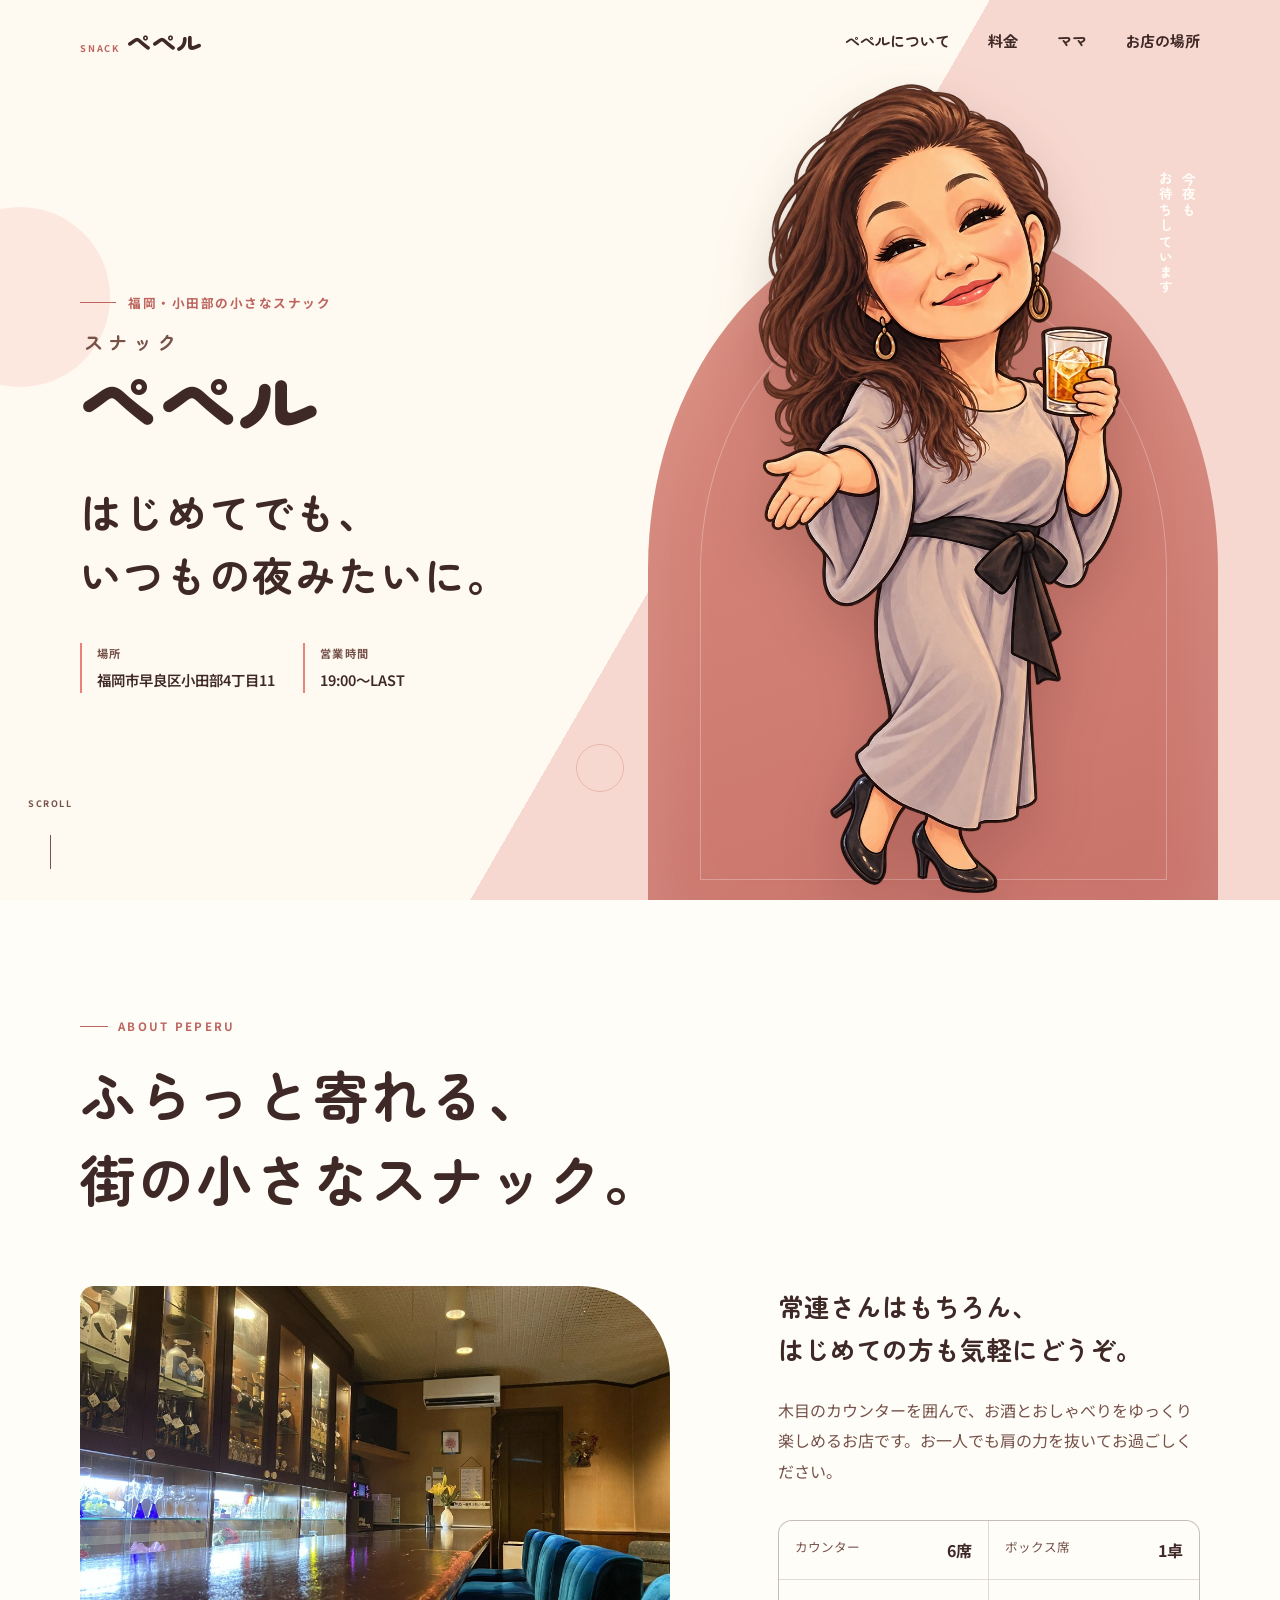
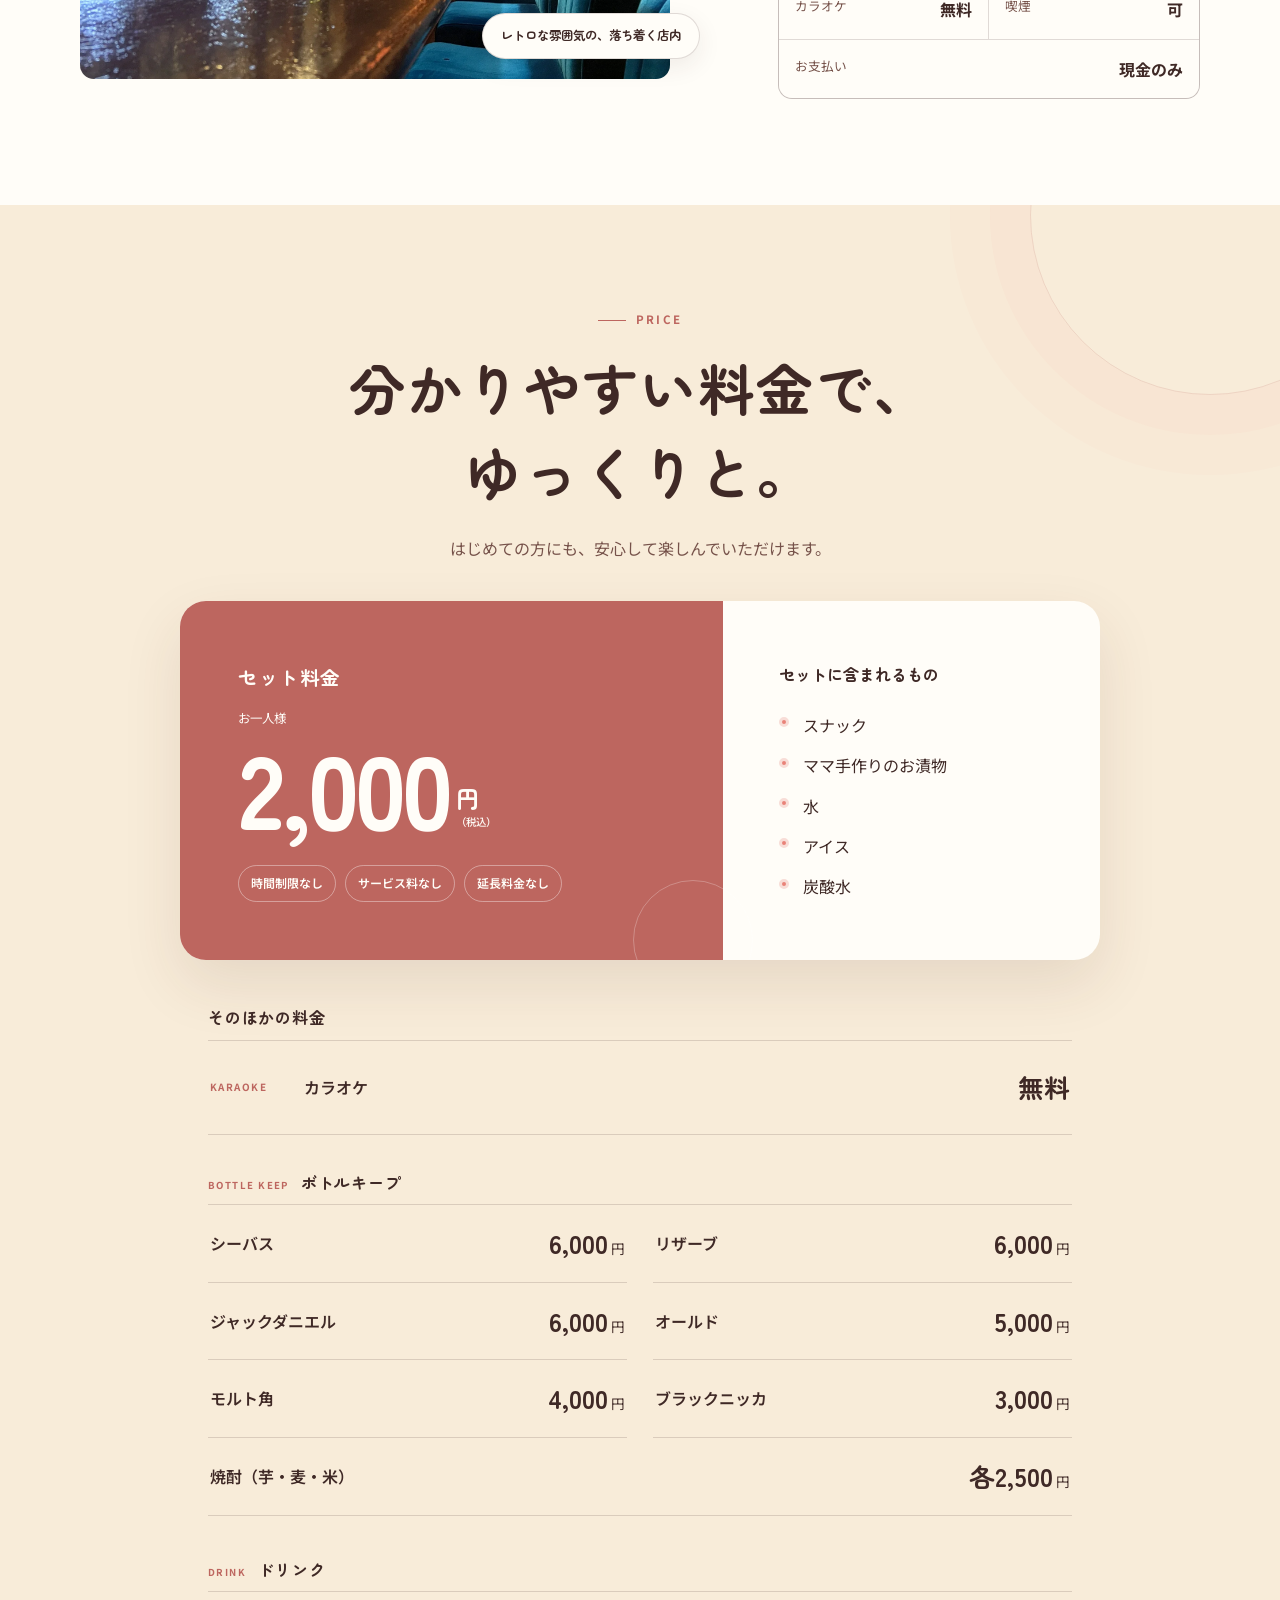
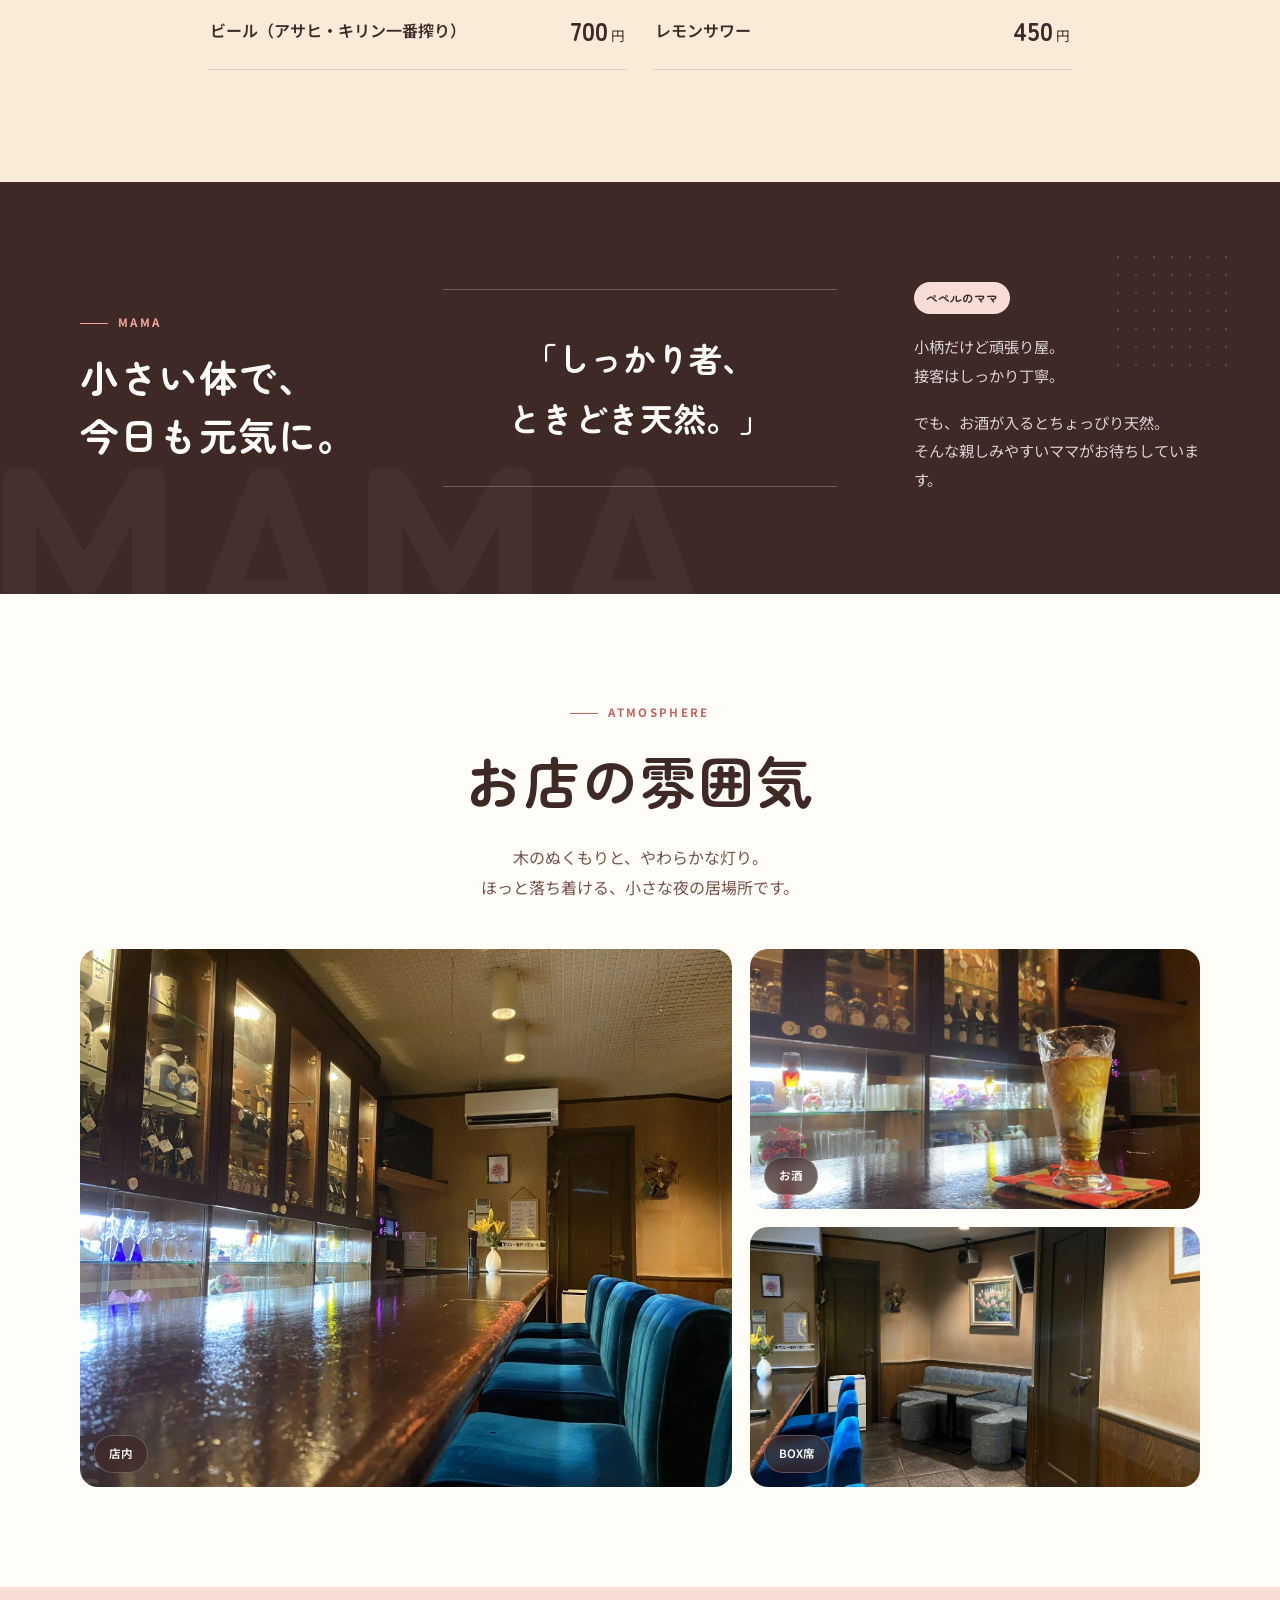
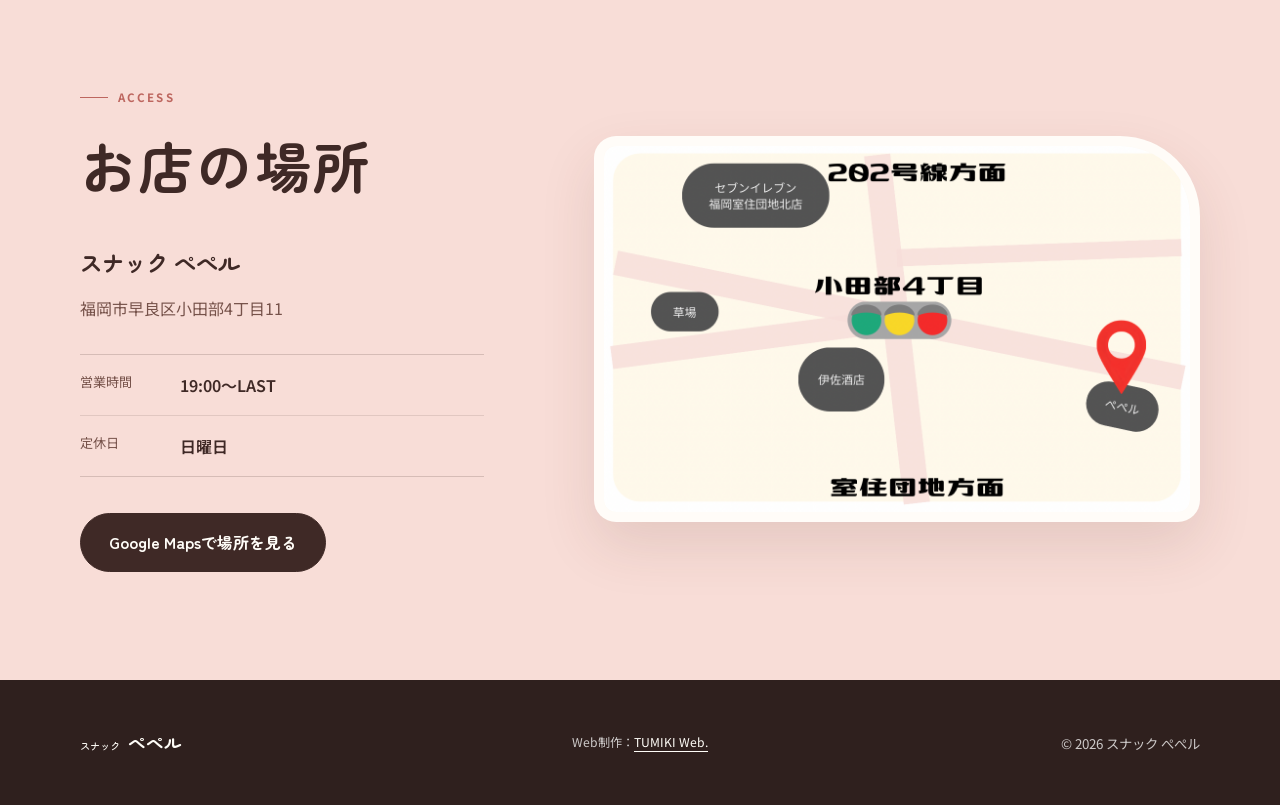
<file: index.html>
<!doctype html>
<html lang="ja">
<head>
  <meta charset="UTF-8">
  <meta name="viewport" content="width=device-width, initial-scale=1.0">
  <meta name="description" content="福岡市早良区小田部のスナック ぺぺル。はじめてでも、いつもの夜みたいに。セット料金はお一人様2,000円（税込）、カラオケ無料です。">
  <meta name="theme-color" content="#fff8ec">
  <title>スナック ぺぺル｜福岡市早良区小田部</title>
  <link rel="canonical" href="https://tumiki-web.github.io/peperu-portfolio/">
  <meta property="og:type" content="website">
  <meta property="og:url" content="https://tumiki-web.github.io/peperu-portfolio/">
  <meta property="og:title" content="スナック ぺぺル｜福岡市早良区小田部">
  <meta property="og:description" content="福岡市早良区小田部のスナック ぺぺル。はじめてでも、いつもの夜みたいに。セット料金はお一人様2,000円（税込）、カラオケ無料です。">
  <meta property="og:image" content="https://tumiki-web.github.io/peperu-portfolio/assets/images/ogp/ogp.png">
  <meta property="og:image:width" content="1200">
  <meta property="og:image:height" content="630">
  <meta property="og:image:type" content="image/png">
  <meta property="og:site_name" content="スナック ぺぺル">
  <meta property="og:locale" content="ja_JP">
  <meta name="twitter:card" content="summary_large_image">
  <meta name="twitter:title" content="スナック ぺぺル｜福岡市早良区小田部">
  <meta name="twitter:description" content="福岡市早良区小田部のスナック ぺぺル。はじめてでも、いつもの夜みたいに。セット料金はお一人様2,000円（税込）、カラオケ無料です。">
  <meta name="twitter:image" content="https://tumiki-web.github.io/peperu-portfolio/assets/images/ogp/ogp.png">
  <link rel="icon" href="assets/icons/favicon.svg" type="image/svg+xml">
  <link rel="preconnect" href="https://fonts.googleapis.com">
  <link rel="preconnect" href="https://fonts.gstatic.com" crossorigin>
  <link href="https://fonts.googleapis.com/css2?family=Noto+Sans+JP:wght@400;500;600;700&family=Zen+Maru+Gothic:wght@500;700;900&display=swap" rel="stylesheet">
  <link rel="preload" href="assets/images/web/mama.webp" as="image" type="image/webp">
  <link rel="stylesheet" href="assets/css/style.css">
  <script src="assets/js/main.js" defer></script>
</head>
<body>
  <a class="skip-link" href="#main">本文へ移動</a>

  <header class="site-header" data-header>
    <div class="header-inner">
      <a class="site-logo" href="#top" aria-label="スナック ぺぺル トップへ">
        <span class="site-logo-sub">SNACK</span>
        <span>ぺぺル</span>
      </a>

      <button class="menu-button" type="button" aria-expanded="false" aria-controls="global-nav" data-menu-button>
        <span class="menu-button-label">メニュー</span>
        <span class="menu-button-icon" aria-hidden="true"><span></span><span></span></span>
      </button>

      <nav class="global-nav" id="global-nav" aria-label="メインナビゲーション" data-menu>
        <a href="#about">ぺぺルについて</a>
        <a href="#price">料金</a>
        <a href="#mama">ママ</a>
        <a href="#access">お店の場所</a>
      </nav>
    </div>
  </header>

  <main id="main">
    <section class="hero" id="top" aria-labelledby="hero-title">
      <div class="hero-glow hero-glow-one" aria-hidden="true"></div>
      <div class="hero-glow hero-glow-two" aria-hidden="true"></div>
      <div class="hero-inner">
        <div class="hero-copy">
          <p class="hero-eyebrow">福岡・小田部の小さなスナック</p>
          <h1 id="hero-title">
            <span class="hero-name"><small>スナック</small>ぺぺル</span>
            <span class="hero-message">はじめてでも、<br>いつもの夜<br class="hero-sp-break">みたいに。</span>
          </h1>
          <dl class="hero-info" aria-label="店舗基本情報">
            <div><dt>場所</dt><dd>福岡市早良区小田部4丁目11</dd></div>
            <div><dt>営業時間</dt><dd>19:00〜LAST</dd></div>
          </dl>
        </div>

        <div class="hero-visual" aria-hidden="true">
          <div class="hero-arch"></div>
          <p class="hero-welcome">今夜も<br>お待ちしています</p>
          <img src="assets/images/web/mama.webp" width="1024" height="1536" alt="" fetchpriority="high">
        </div>
      </div>
      <a class="scroll-guide" href="#about" aria-label="ぺぺルについてへ移動"><span>SCROLL</span></a>
    </section>

    <section class="section section-about" id="about" aria-labelledby="about-title">
      <div class="container">
        <header class="section-heading reveal">
          <p class="section-kicker">ABOUT PEPERU</p>
          <h2 id="about-title"><span class="heading-line">ふらっと寄れる、</span><br><span class="heading-line">街の小さなスナック。</span></h2>
        </header>

        <div class="about-layout">
          <figure class="about-photo reveal">
            <img src="assets/images/web/interior-main.webp" width="1536" height="1024" alt="木目のカウンターとピンクの椅子が並ぶ、暖色照明の店内" loading="lazy" decoding="async">
            <figcaption>レトロな雰囲気の、落ち着く店内</figcaption>
          </figure>

          <div class="about-content reveal">
            <p class="about-lead">常連さんはもちろん、<br>はじめての方も気軽にどうぞ。</p>
            <p>木目のカウンターを囲んで、お酒とおしゃべりをゆっくり楽しめるお店です。お一人でも肩の力を抜いてお過ごしください。</p>
            <dl class="feature-list">
              <div><dt>カウンター</dt><dd>6席</dd></div>
              <div><dt>ボックス席</dt><dd>1卓</dd></div>
              <div><dt>カラオケ</dt><dd>無料</dd></div>
              <div><dt>喫煙</dt><dd>可</dd></div>
              <div class="feature-wide"><dt>お支払い</dt><dd>現金のみ</dd></div>
            </dl>
          </div>
        </div>
      </div>
    </section>

    <section class="section section-price" id="price" aria-labelledby="price-title">
      <div class="container price-container">
        <header class="section-heading section-heading-centered reveal">
          <p class="section-kicker">PRICE</p>
          <h2 id="price-title"><span class="heading-line">分かりやすい料金で、</span><br><span class="heading-line">ゆっくりと。</span></h2>
          <p class="price-intro"><span>はじめての方にも、安心して</span><span>楽しんでいただけます。</span></p>
        </header>

        <div class="set-price-card reveal">
          <div class="set-price-main">
            <p class="set-price-label">セット料金</p>
            <p class="set-price-value"><span>お一人様</span><strong>2,000</strong><span class="yen">円<small>（税込）</small></span></p>
            <ul class="no-extra-list" aria-label="追加料金について">
              <li>時間制限なし</li>
              <li>サービス料なし</li>
              <li>延長料金なし</li>
            </ul>
          </div>
          <div class="set-includes">
            <p class="set-includes-title">セットに含まれるもの</p>
            <ul>
              <li>スナック</li>
              <li>ママ手作りのお漬物</li>
              <li>水</li>
              <li>アイス</li>
              <li>炭酸水</li>
            </ul>
          </div>
        </div>

        <div class="menu-block reveal">
          <h3>そのほかの料金</h3>
          <dl class="menu-list menu-karaoke">
            <div class="menu-item">
              <dt><span class="menu-category">KARAOKE</span>カラオケ</dt>
              <dd><strong>無料</strong></dd>
            </div>
          </dl>

          <div class="menu-groups">
            <section class="menu-group menu-group-bottle" aria-labelledby="bottle-menu-title">
              <header class="menu-group-heading">
                <span>BOTTLE KEEP</span>
                <h4 id="bottle-menu-title">ボトルキープ</h4>
              </header>
              <dl class="menu-list">
                <div class="menu-item"><dt>シーバス</dt><dd><strong>6,000</strong><span>円</span></dd></div>
                <div class="menu-item"><dt>リザーブ</dt><dd><strong>6,000</strong><span>円</span></dd></div>
                <div class="menu-item"><dt>ジャックダニエル</dt><dd><strong>6,000</strong><span>円</span></dd></div>
                <div class="menu-item"><dt>オールド</dt><dd><strong>5,000</strong><span>円</span></dd></div>
                <div class="menu-item"><dt>モルト角</dt><dd><strong>4,000</strong><span>円</span></dd></div>
                <div class="menu-item"><dt>ブラックニッカ</dt><dd><strong>3,000</strong><span>円</span></dd></div>
                <div class="menu-item menu-item-wide"><dt>焼酎（芋・麦・米）</dt><dd><strong>各2,500</strong><span>円</span></dd></div>
              </dl>
            </section>

            <section class="menu-group menu-group-drink" aria-labelledby="drink-menu-title">
              <header class="menu-group-heading">
                <span>DRINK</span>
                <h4 id="drink-menu-title">ドリンク</h4>
              </header>
              <dl class="menu-list">
                <div class="menu-item">
                  <dt class="menu-name-long">ビール（アサヒ・<wbr>キリン一番搾り）</dt>
                  <dd><strong>700</strong><span>円</span></dd>
                </div>
                <div class="menu-item"><dt>レモンサワー</dt><dd><strong>450</strong><span>円</span></dd></div>
              </dl>
            </section>
          </div>
        </div>
      </div>
    </section>

    <section class="section section-mama" id="mama" aria-labelledby="mama-title">
      <div class="mama-dots" aria-hidden="true"></div>
      <div class="container mama-layout">
        <header class="section-heading reveal">
          <p class="section-kicker">MAMA</p>
          <h2 id="mama-title">小さい体で、<br>今日も元気に。</h2>
        </header>

        <blockquote class="mama-quote reveal">
          <p><span>「しっかり者、</span><span>ときどき天然。」</span></p>
        </blockquote>

        <div class="mama-introduction reveal">
          <span class="mama-label">ぺぺルのママ</span>
          <p>小柄だけど頑張り屋。<br>接客はしっかり丁寧。</p>
          <p>でも、お酒が入るとちょっぴり天然。<br>そんな親しみやすいママがお待ちしています。</p>
        </div>
      </div>
    </section>

    <section class="section section-gallery" aria-labelledby="gallery-title">
      <div class="container">
        <header class="section-heading section-heading-centered reveal">
          <p class="section-kicker">ATMOSPHERE</p>
          <h2 id="gallery-title">お店の雰囲気</h2>
          <p>木のぬくもりと、やわらかな灯り。<br>ほっと落ち着ける、小さな夜の居場所です。</p>
        </header>

        <div class="gallery-grid">
          <figure class="gallery-item gallery-main reveal">
            <img src="assets/images/web/interior-main.webp" width="1536" height="1024" alt="カウンターとボックス席のある店内全景" loading="lazy" decoding="async">
            <figcaption>店内</figcaption>
          </figure>
          <figure class="gallery-item reveal">
            <img src="assets/images/web/atmosphere-whisky.webp" width="1254" height="1254" alt="木目のカウンターに置かれたウイスキーグラス" loading="lazy" decoding="async">
            <figcaption>お酒</figcaption>
          </figure>
          <figure class="gallery-item reveal">
            <img src="assets/images/web/atmosphere-karaoke.webp" width="1448" height="1086" alt="店内のカウンターに置かれたカラオケマイク" loading="lazy" decoding="async">
            <figcaption>BOX席</figcaption>
          </figure>
        </div>
      </div>
    </section>

    <section class="section section-access" id="access" aria-labelledby="access-title">
      <div class="container access-layout">
        <div class="access-content reveal">
          <header class="section-heading">
            <p class="section-kicker">ACCESS</p>
            <h2 id="access-title">お店の場所</h2>
          </header>
          <p class="access-name">スナック ぺぺル</p>
          <address>福岡市早良区小田部4丁目11</address>
          <dl class="access-details">
            <div><dt>営業時間</dt><dd>19:00〜LAST</dd></div>
            <div><dt>定休日</dt><dd>日曜日</dd></div>
          </dl>
          <a class="map-link" href="https://www.google.com/maps/search/?api=1&amp;query=%E7%A6%8F%E5%B2%A1%E5%B8%82%E6%97%A9%E8%89%AF%E5%8C%BA%E5%B0%8F%E7%94%B0%E9%83%A84%E4%B8%81%E7%9B%AE11" target="_blank" rel="noopener noreferrer">Google Mapsで場所を見る</a>
        </div>

        <figure class="access-map-card reveal">
          <img src="assets/images/web/access-map.webp" width="1200" height="750" loading="lazy" decoding="async" alt="セブンイレブン福岡室住団地北店からスナック ぺぺルまでの案内地図">
        </figure>
      </div>
    </section>
  </main>

  <footer class="site-footer">
    <div class="container footer-inner">
      <div class="footer-brand"><span>スナック</span> ぺぺル</div>
      <p class="footer-credit">Web制作：<a href="https://tumiki-web.com/" target="_blank" rel="noopener noreferrer">TUMIKI Web.</a></p>
      <p class="copyright"><small>&copy; 2026 スナック ぺぺル</small></p>
    </div>
  </footer>
</body>
</html>
</file>
<file: assets/css/style.css>
:root {
  --cream: #fff8ec;
  --cream-deep: #f8ecd9;
  --pink-pale: #f8ddd7;
  --pink: #e98278;
  --pink-deep: #bd665f;
  --brown: #3f2926;
  --brown-soft: #76524a;
  --amber: #c9863c;
  --white: #fffdf8;
  --line: rgba(63, 41, 38, 0.16);
  --heading: "Zen Maru Gothic", "Hiragino Maru Gothic ProN", "Yu Gothic", sans-serif;
  --body: "Noto Sans JP", "Yu Gothic", "Hiragino Kaku Gothic ProN", sans-serif;
  --container: min(1120px, calc(100% - 48px));
  --header-height: 84px;
}

*, *::before, *::after { box-sizing: border-box; }
html { scroll-behavior: smooth; scroll-padding-top: var(--header-height); }
body {
  margin: 0;
  color: var(--brown);
  background: var(--cream);
  font-family: var(--body);
  font-size: 16px;
  line-height: 1.9;
  overflow-x: hidden;
  -webkit-font-smoothing: antialiased;
}
img { display: block; max-width: 100%; }
a { color: inherit; }
button { font: inherit; }
.container { width: var(--container); margin-inline: auto; }
.skip-link {
  position: fixed; top: 8px; left: 8px; z-index: 1000; padding: 8px 14px;
  color: var(--white); background: var(--brown); border-radius: 6px; transform: translateY(-150%);
}
.skip-link:focus { transform: translateY(0); }

.site-header {
  position: fixed; inset: 0 0 auto; z-index: 100; height: var(--header-height);
  border-bottom: 1px solid transparent; transition: background-color .3s, border-color .3s, box-shadow .3s;
}
.site-header.is-scrolled { background: rgba(255, 248, 236, .94); border-color: var(--line); box-shadow: 0 8px 28px rgba(63, 41, 38, .06); backdrop-filter: blur(12px); }
.header-inner { width: var(--container); height: 100%; margin-inline: auto; display: flex; align-items: center; justify-content: space-between; }
.site-logo { display: flex; align-items: baseline; gap: 7px; font-family: var(--heading); font-size: 1.5rem; font-weight: 900; text-decoration: none; letter-spacing: .04em; }
.site-logo-sub { color: var(--pink-deep); font-family: var(--body); font-size: .58rem; font-weight: 700; letter-spacing: .19em; }
.global-nav { display: flex; align-items: center; gap: clamp(22px, 3vw, 42px); }
.global-nav a { position: relative; font-family: var(--heading); font-size: .94rem; font-weight: 700; text-decoration: none; }
.global-nav a::after { content: ""; position: absolute; inset: auto 50% -8px; height: 2px; background: var(--pink); transition: inset .2s; }
.global-nav a:hover::after, .global-nav a:focus-visible::after { inset-inline: 0; }
.menu-button { display: none; }

.hero { position: relative; min-height: 760px; height: min(900px, 100svh); overflow: hidden; background: linear-gradient(120deg, #fffaf1 0 55%, #f7d8d0 55%); }
.hero-inner { width: var(--container); height: 100%; min-height: 720px; margin-inline: auto; display: grid; grid-template-columns: .9fr 1.1fr; align-items: center; }
.hero-copy { position: relative; z-index: 4; padding-top: var(--header-height); }
.hero-eyebrow { display: flex; align-items: center; gap: 12px; margin: 0 0 18px; color: var(--pink-deep); font-size: .79rem; font-weight: 700; letter-spacing: .12em; }
.hero-eyebrow::before { content: ""; width: 36px; height: 1px; background: currentColor; }
.hero h1 { margin: 0; }
.hero-name { display: block; font-family: var(--heading); font-size: clamp(3.4rem, 6vw, 5.8rem); font-weight: 900; line-height: 1; letter-spacing: .04em; }
.hero-name small { display: block; margin: 0 0 9px 4px; color: var(--brown-soft); font-size: .25em; font-weight: 700; letter-spacing: .28em; }
.hero-message { display: block; margin-top: 42px; font-family: var(--heading); font-size: clamp(1.75rem, 3.2vw, 3rem); font-weight: 700; line-height: 1.55; letter-spacing: .05em; }
.hero-sp-break { display: none; }
.hero-info { display: flex; gap: 28px; margin: 36px 0 0; }
.hero-info div { padding-left: 15px; border-left: 2px solid var(--pink); }
.hero-info dt { color: var(--brown-soft); font-size: .7rem; font-weight: 700; letter-spacing: .12em; }
.hero-info dd { margin: 2px 0 0; font-size: .9rem; font-weight: 600; }
.hero-visual { position: relative; align-self: stretch; min-width: 0; }
.hero-arch { position: absolute; width: min(570px, 48vw); aspect-ratio: .79; right: -3%; bottom: -5%; border-radius: 48% 48% 0 0; background: linear-gradient(160deg, #d98a7c, #c8726a); box-shadow: inset 0 0 80px rgba(255,255,255,.14); }
.hero-arch::before { content: ""; position: absolute; inset: 9%; border: 1px solid rgba(255,255,255,.28); border-radius: inherit; }
.hero-visual img { position: absolute; z-index: 2; right: -1%; bottom: 0; width: min(610px, 50vw); height: calc(100% - 72px); object-fit: contain; object-position: right bottom; filter: drop-shadow(0 24px 28px rgba(74, 36, 30, .2)); }
.hero-welcome { position: absolute; z-index: 3; right: 0; top: 19%; margin: 0; color: var(--white); font-family: var(--heading); font-size: .85rem; font-weight: 700; line-height: 1.7; letter-spacing: .12em; writing-mode: vertical-rl; }
.hero-glow { position: absolute; border-radius: 50%; pointer-events: none; }
.hero-glow-one { width: 180px; height: 180px; left: -70px; top: 23%; background: rgba(233,130,120,.15); }
.hero-glow-two { width: 48px; height: 48px; left: 45%; bottom: 12%; border: 1px solid rgba(189,102,95,.3); }
.scroll-guide { position: absolute; z-index: 5; left: 28px; bottom: 24px; display: grid; place-items: center; width: 42px; height: 88px; color: var(--brown-soft); font-size: .56rem; font-weight: 700; letter-spacing: .18em; text-decoration: none; }
.scroll-guide::after { content: ""; width: 1px; height: 34px; margin-top: 8px; background: currentColor; animation: scrollLine 1.8s ease-in-out infinite; transform-origin: top; }
@keyframes scrollLine { 0%,100% { transform: scaleY(.35); opacity:.4; } 50% { transform: scaleY(1); opacity:1; } }

.section { position: relative; padding: clamp(92px, 11vw, 148px) 0; }
.section-heading { margin-bottom: clamp(42px, 5vw, 68px); }
.section-heading-centered { text-align: center; }
.section-kicker { display: flex; align-items: center; gap: 10px; margin: 0 0 14px; color: var(--pink-deep); font-size: .72rem; font-weight: 700; letter-spacing: .2em; }
.section-heading-centered .section-kicker { justify-content: center; }
.section-kicker::before { content: ""; width: 28px; height: 1px; background: currentColor; }
.section-heading h2 { margin: 0; font-family: var(--heading); font-size: clamp(2rem, 4.4vw, 3.5rem); font-weight: 700; line-height: 1.5; letter-spacing: .04em; }
.heading-line { white-space: nowrap; }
.section-heading > p:last-child:not(.section-kicker) { margin: 20px 0 0; color: var(--brown-soft); }

.section-about { background: var(--white); }
.about-layout { display: grid; grid-template-columns: 1.18fr .82fr; gap: clamp(42px, 7vw, 90px); align-items: center; }
.about-photo { position: relative; margin: 0; padding: 0 18px 18px 0; }
.about-photo::after { content: ""; position: absolute; z-index: -1; inset: 30px 0 0 30px; border-radius: 14px 90px 14px 14px; background: var(--pink-pale); }
.about-photo img { width: 100%; height: auto; aspect-ratio: 3/2; object-fit: cover; border-radius: 14px 90px 14px 14px; }
.about-photo figcaption { position: absolute; right: -12px; bottom: 38px; padding: 10px 18px; background: var(--white); border: 1px solid var(--line); border-radius: 999px; font-family: var(--heading); font-size: .78rem; font-weight: 700; box-shadow: 0 8px 24px rgba(63,41,38,.08); }
.about-lead { margin: 0 0 24px; font-family: var(--heading); font-size: clamp(1.35rem, 2vw, 1.75rem); font-weight: 700; line-height: 1.7; }
.about-content > p:not(.about-lead) { color: var(--brown-soft); }
.feature-list { display: grid; grid-template-columns: 1fr 1fr; gap: 1px; margin: 34px 0 0; overflow: hidden; border: 1px solid var(--line); border-radius: 14px; background: var(--line); }
.feature-list div { display: flex; justify-content: space-between; gap: 12px; padding: 14px 16px; background: var(--white); }
.feature-list dt { color: var(--brown-soft); font-size: .79rem; }
.feature-list dd { margin: 0; font-weight: 700; }
.feature-list .feature-wide { grid-column: 1 / -1; }

.section-price { overflow: hidden; background: var(--cream-deep); }
.section-price::before { content: ""; position: absolute; width: 360px; height: 360px; top: -170px; right: -110px; border: 1px solid rgba(189,102,95,.18); border-radius: 50%; box-shadow: 0 0 0 40px rgba(233,130,120,.04), 0 0 0 80px rgba(233,130,120,.03); }
.price-container { max-width: 920px; }
.set-price-card { display: grid; grid-template-columns: 1.18fr .82fr; overflow: hidden; border-radius: 26px; background: var(--white); box-shadow: 0 24px 60px rgba(80, 47, 37, .11); }
.set-price-main { position: relative; padding: clamp(34px, 5vw, 58px); color: var(--white); background: var(--pink-deep); }
.set-price-main::after { content: ""; position: absolute; width: 120px; height: 120px; right: -30px; bottom: -40px; border: 1px solid rgba(255,255,255,.25); border-radius: 50%; }
.set-price-label { margin: 0 0 16px; font-family: var(--heading); font-size: 1.2rem; font-weight: 700; letter-spacing: .08em; }
.set-price-value { display: flex; align-items: flex-end; flex-wrap: wrap; margin: 0; line-height: 1; }
.set-price-value > span:first-child { flex-basis: 100%; margin-bottom: 10px; font-size: .78rem; }
.set-price-value strong { font-family: var(--heading); font-size: clamp(4rem, 8vw, 6.4rem); font-weight: 900; letter-spacing: -.04em; }
.set-price-value .yen { margin: 0 0 9px 7px; font-family: var(--heading); font-size: 1.5rem; font-weight: 700; }
.set-price-value small { display: block; margin-top: 7px; font-family: var(--body); font-size: .65rem; font-weight: 500; }
.no-extra-list { display: flex; flex-wrap: wrap; gap: 9px; margin: 28px 0 0; padding: 0; list-style: none; }
.no-extra-list li { padding: 6px 12px; border: 1px solid rgba(255,255,255,.38); border-radius: 999px; font-size: .75rem; font-weight: 600; }
.set-includes { padding: clamp(34px, 5vw, 56px); align-self: center; }
.set-includes-title { margin: 0 0 20px; font-family: var(--heading); font-weight: 700; }
.set-includes ul { display: grid; gap: 10px; margin: 0; padding: 0; list-style: none; }
.set-includes li { position: relative; padding-left: 24px; }
.set-includes li::before { content: ""; position: absolute; left: 0; top: .78em; width: 10px; height: 10px; border: 3px solid var(--pink-pale); border-radius: 50%; background: var(--pink); transform: translateY(-50%); }
.menu-block { margin-top: 42px; padding: 0 28px 8px; }
.menu-block h3 { margin: 0 0 8px; font-family: var(--heading); font-size: 1rem; letter-spacing: .05em; }
.menu-list { margin: 0; border-top: 1px solid var(--line); }
.menu-item { display: flex; justify-content: space-between; align-items: center; gap: 24px; padding: 22px 2px; border-bottom: 1px solid var(--line); }
.menu-item dt { display: flex; align-items: center; gap: 20px; font-weight: 600; }
.menu-category { min-width: 74px; color: var(--pink-deep); font-size: .62rem; font-weight: 700; letter-spacing: .15em; }
.menu-item dd { margin: 0; white-space: nowrap; }
.menu-item dd strong { font-family: var(--heading); font-size: 1.6rem; }
.menu-item dd span { margin-left: 3px; font-size: .85rem; }
.menu-groups { display: grid; grid-template-columns: minmax(0, 1fr); gap: 38px; margin-top: 32px; }
.menu-group { min-width: 0; }
.menu-group-heading { display: flex; align-items: baseline; gap: 12px; margin-bottom: 7px; }
.menu-group-heading span { color: var(--pink-deep); font-size: .6rem; font-weight: 700; letter-spacing: .15em; }
.menu-group-heading h4 { margin: 0; font-family: var(--heading); font-size: 1rem; letter-spacing: .05em; }
.menu-group .menu-item { min-width: 0; padding-block: 14px; }
.menu-group .menu-item dt { min-width: 0; line-height: 1.55; }
.menu-group .menu-item dd { flex-shrink: 0; }
.menu-group-bottle .menu-list { display: grid; grid-template-columns: repeat(2, minmax(0, 1fr)); column-gap: 26px; }
.menu-group-bottle .menu-item-wide { grid-column: 1 / -1; }
.menu-group-drink .menu-list { display: grid; grid-template-columns: repeat(2, minmax(0, 1fr)); column-gap: 26px; }
.menu-name-long { word-break: keep-all; }

.section-mama { overflow: hidden; color: var(--white); background: var(--brown); }
.section-mama::before { content: "MAMA"; position: absolute; left: -15px; bottom: -70px; color: rgba(255,255,255,.035); font-family: var(--heading); font-size: clamp(9rem, 20vw, 18rem); font-weight: 900; line-height: 1; }
.mama-layout { position: relative; z-index: 1; display: grid; grid-template-columns: .8fr 1.1fr .8fr; gap: clamp(36px, 6vw, 80px); align-items: center; }
.section-mama .section-heading { margin: 0; }
.section-mama .section-kicker { color: #f2a49b; }
.section-mama .section-heading h2 { font-size: clamp(2rem, 3.6vw, 3.2rem); }
.mama-quote { margin: 0; padding: 38px 28px; border-block: 1px solid rgba(255,255,255,.22); text-align: center; }
.mama-quote p { margin: 0; font-family: var(--heading); font-size: clamp(1.45rem, 2.6vw, 2.2rem); font-weight: 700; line-height: 1.8; }
.mama-quote p span { display: block; white-space: nowrap; }
.mama-introduction { font-size: .95rem; }
.mama-introduction p { margin: 18px 0 0; color: rgba(255,255,255,.8); }
.mama-label { display: inline-block; padding: 5px 12px; color: var(--brown); background: var(--pink-pale); border-radius: 999px; font-family: var(--heading); font-size: .73rem; font-weight: 700; }
.mama-dots { position: absolute; width: 120px; height: 120px; right: 4%; top: 16%; opacity: .15; background-image: radial-gradient(#fff 1.5px, transparent 1.5px); background-size: 18px 18px; }

.section-gallery { background: var(--white); }
.gallery-grid { display: grid; grid-template-columns: 1.45fr 1fr; grid-template-rows: repeat(2, minmax(220px, 290px)); gap: 18px; }
.gallery-item { position: relative; min-width: 0; margin: 0; overflow: hidden; border-radius: 18px; background: var(--cream-deep); }
.gallery-main { grid-row: 1 / 3; }
.gallery-item img { width: 100%; height: 100%; object-fit: cover; transition: transform .7s cubic-bezier(.2,.7,.2,1); }
.gallery-item:hover img { transform: scale(1.025); }
.gallery-item figcaption { position: absolute; left: 14px; bottom: 14px; padding: 7px 14px; color: var(--white); background: rgba(63,41,38,.72); border: 1px solid rgba(255,255,255,.22); border-radius: 999px; font-size: .72rem; font-weight: 600; backdrop-filter: blur(6px); }

.section-access { overflow: hidden; background: var(--pink-pale); }
.access-layout { display: grid; grid-template-columns: .8fr 1.2fr; gap: clamp(50px, 9vw, 110px); align-items: center; }
.access-content .section-heading { margin-bottom: 34px; }
.access-name { margin: 0 0 10px; font-family: var(--heading); font-size: 1.4rem; font-weight: 700; }
.access-content address { font-style: normal; color: var(--brown-soft); }
.access-details { margin: 30px 0 36px; border-block: 1px solid rgba(63,41,38,.18); }
.access-details div { display: grid; grid-template-columns: 100px 1fr; padding: 15px 0; }
.access-details div + div { border-top: 1px solid rgba(63,41,38,.12); }
.access-details dt { color: var(--brown-soft); font-size: .82rem; }
.access-details dd { margin: 0; font-weight: 600; }
.map-link { display: inline-flex; align-items: center; justify-content: center; min-height: 54px; padding: 13px 28px; color: var(--white); background: var(--brown); border: 1px solid var(--brown); border-radius: 999px; font-family: var(--heading); font-weight: 700; text-decoration: none; transition: color .2s, background-color .2s, transform .2s; }
.map-link:hover, .map-link:focus-visible { color: var(--brown); background: transparent; transform: translateY(-2px); }
.access-map-card { margin: 0; overflow: hidden; border: 10px solid rgba(255,255,255,.65); border-radius: 22px 80px 22px 22px; background: var(--cream); box-shadow: 0 24px 55px rgba(92,49,43,.12); }
.access-map-card img { display: block; width: 100%; height: auto; object-fit: contain; }

.site-footer { padding: 46px 0; color: rgba(255,255,255,.76); background: #2f201e; }
.footer-inner { display: grid; grid-template-columns: 1fr auto 1fr; align-items: center; gap: 30px; }
.footer-brand { color: var(--white); font-family: var(--heading); font-size: 1.1rem; font-weight: 700; }
.footer-brand span { margin-right: 3px; font-size: .65rem; font-weight: 500; }
.footer-credit { margin: 0; font-size: .76rem; }
.footer-credit a { color: var(--white); text-underline-offset: 4px; }
.copyright { margin: 0; text-align: right; }

.reveal { opacity: 0; transform: translateY(24px); transition: opacity .7s ease, transform .7s ease; }
.reveal.is-visible { opacity: 1; transform: none; }

@media (min-width: 901px) {
  .section-about { padding-block: 116px 106px; }
  .section-price { padding-block: 104px; }
  .section-price .section-heading { margin-bottom: 38px; }
  .section-mama { padding-block: 100px; }
  .section-mama .section-heading h2 { font-size: clamp(2rem, 3vw, 2.8rem); white-space: nowrap; }
  .section-gallery { padding-block: 108px 100px; }
  .section-gallery .section-heading { margin-bottom: 46px; }
  .section-gallery .gallery-grid { grid-template-rows: repeat(2, minmax(210px, 260px)); }
  .section-access { padding-block: 100px 108px; }
}

@media (max-width: 900px) {
  :root { --container: min(100% - 36px, 680px); --header-height: 70px; }
  .site-header { background: rgba(255,248,236,.92); border-color: var(--line); backdrop-filter: blur(12px); }
  .site-logo { font-size: 1.28rem; }
  .menu-button { display: flex; align-items: center; gap: 10px; padding: 10px 0 10px 12px; border: 0; color: var(--brown); background: transparent; cursor: pointer; }
  .menu-button-label { font-family: var(--heading); font-size: .72rem; font-weight: 700; }
  .menu-button-icon { position: relative; width: 26px; height: 18px; }
  .menu-button-icon span { position: absolute; left: 0; width: 100%; height: 2px; background: currentColor; transition: top .25s, transform .25s; }
  .menu-button-icon span:first-child { top: 4px; }
  .menu-button-icon span:last-child { top: 13px; }
  .menu-button[aria-expanded="true"] .menu-button-icon span:first-child { top: 8px; transform: rotate(45deg); }
  .menu-button[aria-expanded="true"] .menu-button-icon span:last-child { top: 8px; transform: rotate(-45deg); }
  .global-nav { position: fixed; inset: var(--header-height) 0 auto; display: grid; gap: 0; padding: 22px max(24px, calc((100vw - 680px)/2)); background: rgba(255,248,236,.98); border-bottom: 1px solid var(--line); box-shadow: 0 16px 35px rgba(63,41,38,.08); opacity: 0; visibility: hidden; transform: translateY(-10px); transition: opacity .25s, visibility .25s, transform .25s; }
  .global-nav.is-open { opacity: 1; visibility: visible; transform: none; }
  .global-nav a { padding: 14px 4px; border-bottom: 1px solid var(--line); font-size: .96rem; }
  .global-nav a:last-child { border-bottom: 0; }
  .global-nav a::after { display: none; }
  body.menu-open { overflow: hidden; }

  .hero { height: auto; min-height: max(680px, 100svh); background: linear-gradient(165deg, #fffaf1 0 51%, #f4d2ca 51%); }
  .hero-inner { position: relative; display: block; width: 100%; min-height: max(680px, 100svh); padding-top: var(--header-height); }
  .hero-copy { position: static; width: var(--container); margin-inline: auto; padding-top: 36px; }
  .hero-copy > *:not(.hero-info) { position: relative; z-index: 4; }
  .hero-eyebrow { margin-bottom: 10px; font-size: .66rem; }
  .hero-name { font-size: clamp(2.85rem, 13vw, 4.5rem); }
  .hero-message { margin-top: 22px; font-size: clamp(1.45rem, 6.8vw, 2.2rem); line-height: 1.5; }
  .hero-sp-break { display: block; }
  .hero-info { position: absolute; z-index: 5; left: 18px; right: 18px; bottom: 18px; justify-content: center; gap: 12px; margin: 0; padding: 12px 10px; border: 1px solid rgba(255,255,255,.5); border-radius: 12px; background: rgba(255,248,236,.88); box-shadow: 0 8px 24px rgba(63,41,38,.09); backdrop-filter: blur(8px); }
  .hero-info div { flex: 1; max-width: 190px; padding-left: 10px; }
  .hero-info dt { font-size: .58rem; }
  .hero-info dd { font-size: clamp(.69rem, 3vw, .82rem); white-space: nowrap; }
  .hero-visual { position: absolute; inset: 210px 0 0; }
  .hero-arch { width: min(420px, 92vw); right: -20%; bottom: 0; }
  .hero-visual img { right: -7%; bottom: 58px; width: min(430px, 100vw); height: calc(100% - 18px); object-position: right bottom; }
  .hero-welcome { display: none; }
  .scroll-guide { display: none; }

  .about-layout, .access-layout { grid-template-columns: 1fr; }
  .about-layout { gap: 54px; }
  .about-photo figcaption { right: 0; }
  .set-price-card { grid-template-columns: 1fr; }
  .set-includes { display: grid; grid-template-columns: .8fr 1.2fr; gap: 28px; }
  .set-includes-title { margin: 0; }
  .mama-layout { grid-template-columns: 1fr 1.1fr; }
  .section-mama::before { display: none; }
  .mama-quote { grid-row: span 2; }
  .mama-introduction { grid-column: 1; }
  .access-map-card { grid-row: 1; }
  .access-content { grid-row: 2; }
  .footer-inner { grid-template-columns: 1fr auto; }
  .copyright { grid-column: 1 / -1; text-align: left; }
}

@media (max-width: 620px) {
  :root { --container: calc(100% - 32px); }
  body { line-height: 1.85; }
  .section { padding-block: 84px; }
  .section-heading { margin-bottom: 36px; }
  .section-heading h2 { font-size: clamp(1.85rem, 9vw, 2.55rem); }
  .section-about .section-heading h2,
  .section-price .section-heading h2 { font-size: clamp(1.7rem, 7.9vw, 2.25rem); letter-spacing: .01em; }
  .price-intro span { display: block; white-space: nowrap; }
  .hero { min-height: 700px; }
  .hero-inner { min-height: 700px; }
  .hero-copy { padding-top: 28px; }
  .hero-eyebrow { letter-spacing: .06em; }
  .hero-message { max-width: 9.5em; font-size: 1.22rem; }
  .hero-visual { top: 205px; }
  .hero-visual img { width: min(410px, 112vw); right: -12%; bottom: 64px; height: calc(100% - 20px); }
  .hero-arch { right: -32%; bottom: 4%; width: 105vw; }
  .hero-glow-two { display: none; }
  .about-photo { padding: 0 8px 10px 0; }
  .about-photo::after { inset: 18px 0 0 18px; border-radius: 10px 48px 10px 10px; }
  .about-photo img { border-radius: 10px 48px 10px 10px; }
  .about-photo figcaption { bottom: 24px; padding: 7px 12px; font-size: .68rem; }
  .feature-list div { flex-direction: column; gap: 1px; padding: 12px 14px; }
  .set-price-card { border-radius: 20px; }
  .set-price-main { padding: 32px 24px; }
  .set-price-value strong { font-size: clamp(3.65rem, 19vw, 5rem); }
  .no-extra-list { gap: 7px; }
  .no-extra-list li { padding: 5px 9px; font-size: .66rem; }
  .set-includes { display: block; padding: 30px 24px; }
  .set-includes-title { margin-bottom: 18px; }
  .menu-block { margin-top: 32px; padding-inline: 3px; }
  .menu-item dt { display: block; }
  .menu-category { display: block; margin-bottom: 2px; }
  .menu-groups { grid-template-columns: 1fr; gap: 28px; margin-top: 26px; }
  .menu-group-bottle .menu-list { display: block; }
  .menu-group-drink .menu-list { display: block; }
  .menu-group .menu-item { padding-block: 13px; }
  .section-mama { padding-block: 64px; }
  .mama-layout { grid-template-columns: 1fr; gap: 26px; }
  .mama-quote { grid-row: auto; padding: 24px 8px; }
  .mama-introduction { grid-column: auto; }
  .mama-introduction p { margin-top: 12px; }
  .gallery-grid { grid-template-columns: 1fr 1fr; grid-template-rows: auto; gap: 10px; }
  .gallery-main { grid-column: 1 / -1; grid-row: auto; aspect-ratio: 3/2; }
  .gallery-item:not(.gallery-main) { aspect-ratio: 1/1; }
  .gallery-item { border-radius: 12px; }
  .gallery-item figcaption { left: 8px; bottom: 8px; padding: 4px 10px; font-size: .63rem; }
  .section-access { padding-block: 72px; }
  .access-layout { gap: 30px; }
  .access-content .section-heading { margin-bottom: 24px; }
  .access-name { margin-bottom: 6px; }
  .access-details { margin-block: 22px 28px; }
  .access-details div { padding-block: 12px; }
  .access-map-card { border-width: 7px; border-radius: 16px 52px 16px 16px; }
  .map-link { width: 100%; }
  .footer-inner { display: flex; flex-direction: column; align-items: flex-start; gap: 16px; }
  .copyright { text-align: left; }
}

@media (max-width: 360px) {
  :root { --container: calc(100% - 26px); }
  .site-logo-sub { display: none; }
  .about-lead { font-size: 1.16rem; }
  .hero { min-height: 660px; }
  .hero-inner { min-height: 660px; }
  .hero-eyebrow::before { width: 22px; }
  .hero-name { font-size: 2.75rem; }
  .hero-message { max-width: 9.5em; font-size: 1.15rem; }
  .hero-visual { inset: 195px 0 0; }
  .hero-visual img { right: -2%; bottom: 62px; width: 108vw; }
  .hero-info { left: 10px; right: 10px; gap: 5px; }
  .hero-info dd { font-size: .68rem; }
  .feature-list { grid-template-columns: 1fr 1fr; }
  .set-price-value strong { font-size: 3.45rem; }
  .set-price-value .yen { font-size: 1.15rem; }
  .no-extra-list li { font-size: .62rem; }
  .menu-item { gap: 10px; }
  .menu-item dd strong { font-size: 1.4rem; }
  .gallery-grid { grid-template-columns: 1fr; }
  .gallery-main { grid-column: auto; }
  .gallery-item:not(.gallery-main) { aspect-ratio: 4/3; }
}

@media (prefers-reduced-motion: reduce) {
  html { scroll-behavior: auto; }
  *, *::before, *::after { animation-duration: .01ms !important; animation-iteration-count: 1 !important; transition-duration: .01ms !important; }
  .reveal { opacity: 1; transform: none; }
}
</file>
